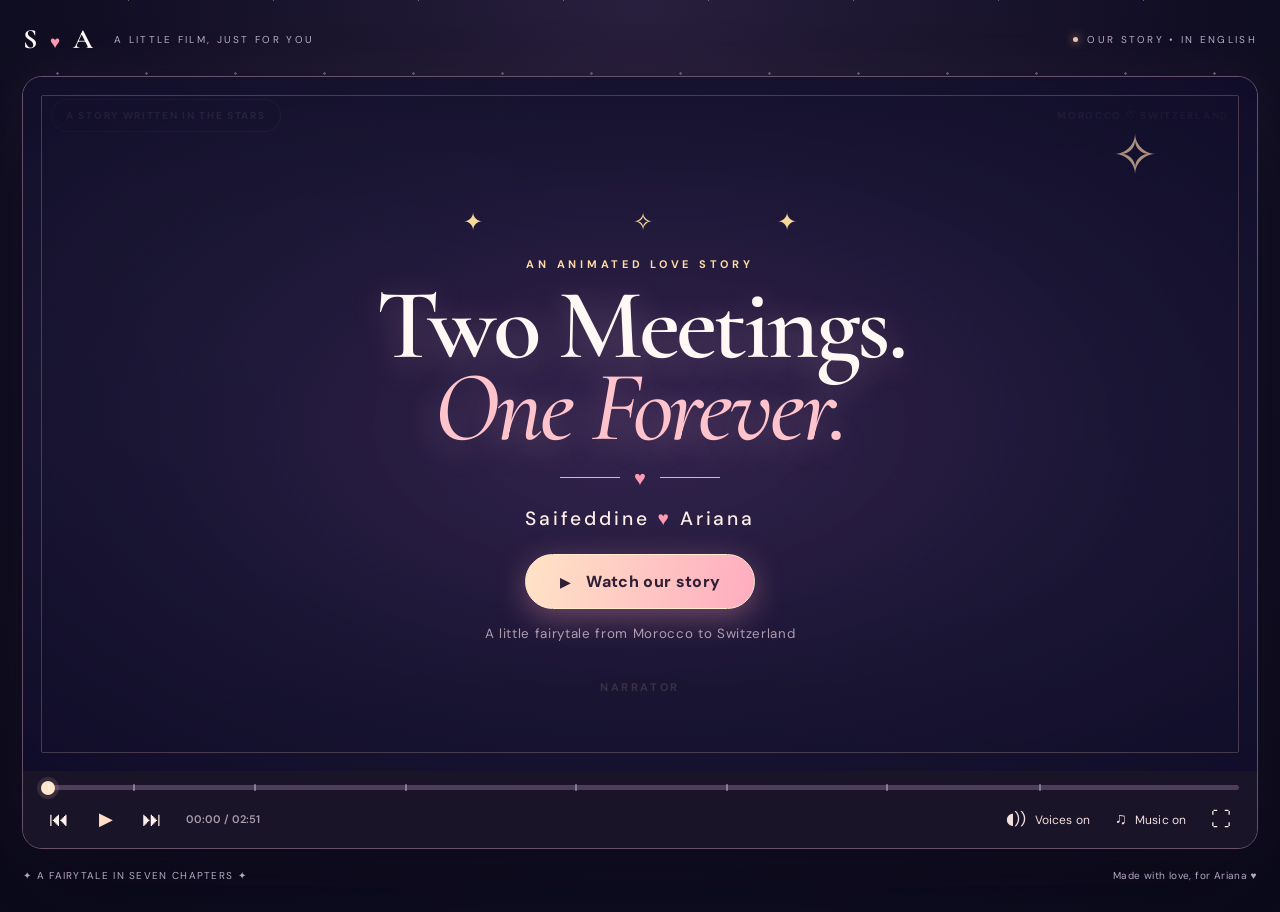
<file: index.html>
<!doctype html>
<html lang="en">
<head>
  <meta charset="utf-8">
  <meta name="viewport" content="width=device-width,initial-scale=1,viewport-fit=cover">
  <meta name="theme-color" content="#101024">
  <meta name="description" content="Two Meetings, One Forever — a cinematic 2D animated love story for Ariana, from Saifeddine.">
  <title>Two Meetings, One Forever — Our Animated Love Story</title>
  <link rel="stylesheet" href="style.css">
</head>
<body>
<div class="page-stars" aria-hidden="true"></div>
<main class="app">
  <header class="masthead">
    <div class="brand"><span class="brand-mark">S <i>♥</i> A</span><span class="brand-text">A little film, just for you</span></div>
    <div class="masthead-right"><span class="mini-dot"></span> OUR STORY • IN ENGLISH</div>
  </header>

  <section class="cinema" aria-label="Animated two-dimensional love story player">
    <div id="screen" class="screen" tabindex="0" aria-label="Film screen">
      <div class="screen-flare" aria-hidden="true"></div>
      <div class="scene-host" id="sceneHost" aria-hidden="true"></div>
      <div class="scene-shutter" id="sceneShutter" aria-hidden="true"></div>
      <div class="screen-grain" aria-hidden="true"></div>
      <div class="cinema-top">
        <span class="scene-pill" id="sceneBadge">A STORY WRITTEN IN THE STARS</span>
        <span class="scene-location" id="sceneLocation">MOROCCO ♡ SWITZERLAND</span>
      </div>
      <div class="chapter-heading" id="chapterHeading" aria-hidden="true"></div>
      <div class="speech-layer" id="speechLayer" aria-hidden="true"></div>
      <div class="subtitles" id="subtitles" aria-live="polite" aria-atomic="true">
        <div class="speaker" id="speaker">NARRATOR</div>
        <p class="spoken-text" id="spokenText"></p>
      </div>
      <div class="center-play hidden" id="centerPlay">▶</div>
      <div class="movie-overlay" id="opening">
        <div class="opening-stars" aria-hidden="true">✦ &nbsp;&nbsp;&nbsp; ✧ &nbsp;&nbsp; ✦</div>
        <div class="opening-badge">AN ANIMATED LOVE STORY</div>
        <h1>Two Meetings.<br><em>One Forever.</em></h1>
        <div class="opening-ornament"><span></span><b>♥</b><span></span></div>
        <p>Saifeddine <span>♥</span> Ariana</p>
        <button id="beginButton" class="begin-button" type="button"><span class="play-symbol">▶</span> Watch our story</button>
        <small>A little fairytale from Morocco to Switzerland</small>
      </div>
      <div class="movie-overlay ending hidden" id="ending">
        <div class="ending-stars" aria-hidden="true">✧ ✦ ✧</div>
        <span class="ending-eyebrow">THE END • AND OUR BEGINNING</span>
        <h2>To my wife,<br><em>Ariana.</em></h2>
        <p>We met only twice before our Nikah.<br>But I will choose you every day after it.</p>
        <strong>Forever yours, Saifeddine ♡</strong>
        <button id="replayEnd" class="begin-button" type="button">↻ &nbsp; Watch again</button>
      </div>
    </div>

    <div class="player" aria-label="Film playback controls">
      <div class="timeline-wrap">
        <input type="range" class="timeline" id="timeline" min="0" max="1000" value="0" aria-label="Seek through film">
        <div class="chapter-markers" id="chapterMarkers" aria-hidden="true"></div>
      </div>
      <div class="controls">
        <div class="control-group">
          <button id="prevButton" class="icon-button" title="Previous chapter" aria-label="Previous chapter" type="button">⏮</button>
          <button id="playButton" class="icon-button primary-control" title="Play or pause" aria-label="Play or pause" type="button">▶</button>
          <button id="nextButton" class="icon-button" title="Next chapter" aria-label="Next chapter" type="button">⏭</button>
          <span class="timecode" id="timecode">00:00 / 00:00</span>
        </div>
        <div class="control-group right-controls">
          <button id="voiceButton" class="text-control" type="button" title="Toggle spoken English dialogue"><span class="ctrl-icon">◖))</span> <span id="voiceText">Voices on</span></button>
          <button id="musicButton" class="text-control" type="button" title="Toggle soft original background music"><span class="ctrl-icon">♫</span> <span id="musicText">Music on</span></button>
          <button id="fullButton" class="icon-button" type="button" title="Full screen" aria-label="Full screen">⛶</button>
        </div>
      </div>
    </div>
  </section>

  <footer class="footer"><span>✦ A FAIRYTALE IN SEVEN CHAPTERS ✦</span><span>Made with love, for Ariana ♥</span></footer>
</main>
<script src="script.js"></script>
</body>
</html>
</file>
<file: style.css>
@import url('https://fonts.googleapis.com/css2?family=Cormorant+Garamond:ital,wght@0,500;0,600;0,700;1,500;1,600&family=DM+Sans:wght@400;500;600;700&display=swap');
:root{color-scheme:dark;--white:#fff8f4;--rose:#ffb9c8;--gold:#f6d99a;--ink:#111025;--violet:#26203e}*{box-sizing:border-box}html,body{margin:0;min-height:100%;background:#100e23;color:var(--white)}body{font-family:'DM Sans','Segoe UI',sans-serif;background:radial-gradient(ellipse at 50% 0,#29203f 0,#120f25 60%,#0c0b1b 100%);overflow-x:hidden}.page-stars{position:fixed;inset:0;pointer-events:none;opacity:.38;background-image:radial-gradient(#fff 1px,transparent 1.5px),radial-gradient(#ffd7d9 1px,transparent 1.3px);background-size:89px 89px,145px 145px;background-position:13px 29px,56px 72px;mask-image:linear-gradient(to bottom,#000,transparent 90%)}button,input{font:inherit}button{cursor:pointer}.app{width:min(1384px,calc(100vw - 44px));margin:auto;position:relative}.masthead{display:flex;align-items:center;justify-content:space-between;padding:22px 1px 20px}.brand{display:flex;align-items:center;gap:18px}.brand-mark{font-family:'Cormorant Garamond',Georgia,serif;font-size:28px;letter-spacing:3px;font-weight:700}.brand-mark i{color:#fe97b4;font-size:17px;font-style:normal}.brand-text,.masthead-right,.footer{font-size:10px;letter-spacing:.23em;text-transform:uppercase;color:#b5a9c4}.masthead-right{display:flex;align-items:center;gap:9px}.mini-dot{width:5px;height:5px;border-radius:50%;background:#eac4a2;box-shadow:0 0 10px #ffb2a5}.cinema{border-radius:20px;background:#1a172a;border:1px solid #67516b;overflow:hidden;box-shadow:0 36px 110px #060613b8,0 0 60px #f6a6ca15}.screen{aspect-ratio:16/9;position:relative;overflow:hidden;isolation:isolate;background:#1b1638;outline:none}.screen::before,.screen::after{content:"";position:absolute;inset:0;z-index:16;pointer-events:none}.screen::before{background:linear-gradient(#08071642,transparent 18%,transparent 70%,#110d2a8e);}.screen::after{box-shadow:inset 0 0 100px #0c071c52}.screen-flare{position:absolute;inset:0;z-index:1;pointer-events:none;background:linear-gradient(140deg,#fff3 0,transparent 30%,transparent 73%,#eda4ca1a 100%)}.screen-grain{position:absolute;inset:0;z-index:12;pointer-events:none;background-image:url("data:image/svg+xml,%3Csvg viewBox='0 0 180 180' xmlns='http://www.w3.org/2000/svg'%3E%3Cfilter id='n'%3E%3CfeTurbulence type='fractalNoise' baseFrequency='.57' numOctaves='2' stitchTiles='stitch'/%3E%3C/filter%3E%3Crect width='100%25' height='100%25' filter='url(%23n)' opacity='.3'/%3E%3C/svg%3E");opacity:.08;mix-blend-mode:soft-light}.scene-host,.scene-visual{position:absolute;inset:0}.scene-visual{overflow:hidden;z-index:0;animation:sceneEnter 1.4s ease-out both;--ground:20%}@keyframes sceneEnter{from{opacity:.1;transform:scale(1.065)}to{opacity:1;transform:scale(1)}}.scene-shutter{position:absolute;inset:0;background:#140e27;z-index:45;pointer-events:none;opacity:0;transition:opacity .34s}.scene-shutter.flashing{opacity:1}.cinema-top{position:absolute;top:22px;left:28px;right:28px;z-index:19;display:flex;justify-content:space-between;align-items:center;gap:8px;font-size:10px;letter-spacing:.17em;font-weight:700;text-shadow:0 1px 10px #171126}.scene-pill{border:1px solid #fff7;background:#180c2845;padding:9px 14px;border-radius:30px;backdrop-filter:blur(8px)}.scene-location{color:#fff9;white-space:nowrap}.chapter-heading{position:absolute;top:15%;left:7%;z-index:14;pointer-events:none;text-shadow:0 3px 21px #38223466}.chapter-heading .chapter-num{display:block;font-size:11px;letter-spacing:.3em;color:#ffedc6;font-weight:700;margin-bottom:5px}.chapter-heading h2{margin:0;font-family:'Cormorant Garamond',Georgia,serif;font-weight:600;font-size:clamp(28px,5.1vw,78px);line-height:.91;letter-spacing:-.03em}.chapter-heading h2 em{font-weight:500;color:#ffe9bb}.chapter-heading.pop{animation:headingUp 1s both}@keyframes headingUp{0%{opacity:0;transform:translateY(20px)}100%{opacity:1;transform:translateY(0)}}.subtitles{position:absolute;bottom:5%;left:50%;transform:translateX(-50%);width:min(790px,81%);z-index:30;text-align:center;min-height:91px;display:flex;align-items:center;justify-content:center;flex-direction:column;gap:7px;pointer-events:none;text-shadow:0 2px 12px #08050e}.subtitles:before{content:"";position:absolute;inset:-12px -24px;z-index:-1;background:radial-gradient(ellipse at center,#0e0c27a8 10%,transparent 72%)}.speaker{font-size:11px;letter-spacing:.23em;color:#ffd7a1;font-weight:700}.speaker.ariana{color:#ffaecb}.speaker.saif{color:#bce9d4}.spoken-text{margin:0;font-family:'Cormorant Garamond',Georgia,serif;font-size:clamp(23px,2.6vw,42px);font-weight:600;line-height:1.1;letter-spacing:.005em;max-width:850px}.spoken-text.new-line{animation:subtitlePop .5s both}@keyframes subtitlePop{from{opacity:0;filter:blur(3px);transform:translateY(15px)}to{opacity:1;filter:blur(0);transform:translateY(0)}}.speech-layer{position:absolute;inset:0;z-index:18;pointer-events:none}.bubble{position:absolute;bottom:53%;max-width:230px;padding:14px 18px;color:#383048;background:#fff8f1;border:2px solid #fff;border-radius:22px 22px 22px 5px;font-size:clamp(12px,1.15vw,18px);font-weight:700;line-height:1.3;box-shadow:0 10px 28px #21153066;animation:bubbleIn .3s both}.bubble:after{content:"";position:absolute;bottom:-10px;left:23px;border-width:11px 10px 0 0;border-style:solid;border-color:#fff8f1 transparent transparent transparent}.bubble.ariana{right:18%;left:auto;border-radius:22px 22px 5px 22px;background:#ffe8ed}.bubble.ariana:after{left:auto;right:24px;transform:scaleX(-1);border-top-color:#ffe8ed}.bubble.saif{left:18%;right:auto}.bubble.narrator{display:none}@keyframes bubbleIn{from{opacity:0;transform:scale(.65) translateY(11px)}to{opacity:1;transform:scale(1) translateY(0)}}.center-play{position:absolute;z-index:32;left:50%;top:48%;transform:translate(-50%,-50%);width:80px;height:80px;border-radius:50%;display:grid;place-items:center;background:#1b1031bb;color:white;border:1px solid #ffdac4;font-size:30px;pointer-events:none}.center-play.hidden,.hidden{display:none!important}.movie-overlay{position:absolute;z-index:40;inset:0;background:radial-gradient(ellipse at 50% 50%,#412c59a6 0%,#181431e6 62%,#100d29f5);display:flex;flex-direction:column;align-items:center;justify-content:center;text-align:center;gap:0}.movie-overlay::before{content:"";position:absolute;inset:18px;border:1px solid #f4cdbc3a;border-radius:2px;pointer-events:none}.movie-overlay:after{content:"✧";position:absolute;top:6%;right:8%;font-size:55px;color:#f9d4a7aa;animation:twinkle 4s infinite}.opening-stars,.ending-stars{font-size:24px;color:#f6d99a;letter-spacing:20px;animation:twinkle 3.4s infinite}.opening-badge,.ending-eyebrow{font-size:11px;font-weight:700;color:#ffd9a3;letter-spacing:.34em;margin:20px 0 14px}.movie-overlay h1,.movie-overlay h2{font-family:'Cormorant Garamond',Georgia,serif;font-size:clamp(45px,7.8vw,111px);font-weight:600;line-height:.82;letter-spacing:-.035em;margin:0 0 16px;text-shadow:0 7px 34px #f2acc552}.movie-overlay h1 em,.movie-overlay h2 em{color:#ffc3cb;font-weight:500}.opening-ornament{display:flex;align-items:center;gap:14px;color:#ff9bb5;font-size:20px}.opening-ornament span{height:1px;background:#e2b9a0;width:60px}.movie-overlay p{font-size:clamp(13px,1.5vw,20px);letter-spacing:.15em;font-weight:500;margin:15px 0 23px;color:#ffede7}.movie-overlay p span{color:#fe9bb3}.begin-button{border:1px solid #ffebce;background:linear-gradient(100deg,#ffe3c6,#ffacc0);color:#302037;border-radius:40px;min-width:230px;padding:16px 28px;font-weight:800;letter-spacing:.02em;box-shadow:0 8px 30px #fc9cb15c;transition:transform .2s,box-shadow .2s}.begin-button:hover{transform:translateY(-3px);box-shadow:0 12px 35px #fc9cb1a6}.begin-button:focus-visible,button:focus-visible,.timeline:focus-visible{outline:3px solid #fff0a4;outline-offset:4px}.play-symbol{font-size:13px;margin-right:12px}.movie-overlay small{margin-top:16px;color:#f8dbe9aa;letter-spacing:.05em}.ending h2{font-size:clamp(49px,7vw,92px)}.ending p{line-height:1.5;font-family:'Cormorant Garamond',serif;font-size:clamp(20px,2.7vw,34px);letter-spacing:0;margin:10px 0 15px}.ending strong{color:#ffdcbb;margin:0 0 22px;font-size:14px;letter-spacing:.03em}.player{padding:8px 18px 9px;background:#191427;position:relative;z-index:2}.timeline-wrap{height:17px;position:relative;display:flex;align-items:center}.timeline{-webkit-appearance:none;appearance:none;position:relative;z-index:3;width:100%;height:5px;margin:0;cursor:pointer;background:linear-gradient(to right,#f2b4c1 0%,#f2b4c1 var(--played,0%),#4e3e5b var(--played,0%),#4e3e5b 100%);border-radius:5px}.timeline::-webkit-slider-thumb{-webkit-appearance:none;width:14px;height:14px;background:#ffe7cc;border-radius:50%;box-shadow:0 0 0 4px #eda7bc25}.timeline::-moz-range-thumb{width:12px;height:12px;background:#ffe7cc;border:0;border-radius:50%}.chapter-markers{position:absolute;inset:0 7px;pointer-events:none}.chapter-markers span{position:absolute;top:5px;height:7px;width:2px;background:#fff5;z-index:4}.controls{display:flex;justify-content:space-between;align-items:center;gap:12px;margin:2px 0 0;min-height:41px}.control-group{display:flex;align-items:center;gap:9px}.icon-button,.text-control{color:#fff1ec;background:transparent;border:0;padding:8px;border-radius:8px;transition:background .2s}.icon-button:hover,.text-control:hover{background:#ffffff15}.icon-button{font-size:20px;line-height:1}.primary-control{font-size:18px;color:#ffddc6;width:39px}.text-control{font-size:12px;white-space:nowrap;color:#f4dfdf;letter-spacing:.01em}.ctrl-icon{font-size:16px;display:inline-block;margin-right:5px}.timecode{color:#a99bad;font-size:11px;font-weight:600;font-variant-numeric:tabular-nums;padding-left:7px}.footer{display:flex;justify-content:space-between;gap:10px;padding:20px 1px 30px;font-size:10px;letter-spacing:.13em}.footer span:last-child{text-transform:none;letter-spacing:.04em}.scenery{position:absolute;inset:0;overflow:hidden;pointer-events:none}.sky-elements{position:absolute;inset:0}.sparkles{position:absolute;inset:0;pointer-events:none;z-index:6}.sparkle{position:absolute;left:var(--x);top:var(--y);font-size:var(--s);opacity:.85;color:#fff4b9;animation:floatSpark var(--d) infinite ease-in-out;animation-delay:var(--delay)}@keyframes floatSpark{0%,100%{transform:translateY(0) scale(.7);opacity:.35}50%{transform:translateY(-15px) scale(1.2);opacity:1}}@keyframes twinkle{0%,100%{opacity:.5;transform:scale(1)}50%{opacity:1;transform:scale(1.05)}}
/* Reusable hand-drawn 2D fairytale scenery */
.scene-worlds{background:linear-gradient(90deg,#ffd8a9 0%,#f0a3b8 49.6%,#8ea7d9 50.2%,#e6cff5 100%)}.split-line{position:absolute;left:50%;top:0;bottom:0;width:3px;background:#fff6;box-shadow:0 0 27px #ffe1b1}.split-label{position:absolute;bottom:7%;width:50%;text-align:center;font-size:11px;letter-spacing:.22em;font-weight:800;color:#fff;text-shadow:0 3px 10px #49313b}.split-label.right{left:50%}.sun-disk{position:absolute;width:12%;aspect-ratio:1;border-radius:50%;background:#fff1bb;left:12%;top:18%;box-shadow:0 0 80px #fff5c1}.moon-disk{position:absolute;width:10%;aspect-ratio:1;border-radius:50%;background:#fffaf1;right:16%;top:15%;box-shadow:0 0 55px #fffaf6}.desert-hills{position:absolute;left:0;bottom:0;width:50%;height:31%;background:radial-gradient(ellipse at 25% 115%,#d48f84 47%,transparent 48%),radial-gradient(ellipse at 75% 125%,#bf8096 46%,transparent 47%),linear-gradient(#d89f90,#bd8193)}.morocco-silhouette{position:absolute;left:0;bottom:23%;width:50%;height:28%;background:linear-gradient(to top,#975c70,#bd8292);clip-path:polygon(0 100%,0 65%,5% 65%,5% 47%,7% 47%,7% 63%,17% 63%,17% 32%,18.5% 18%,20% 32%,20% 64%,26% 64%,26% 47%,33% 47%,33% 63%,39% 63%,39% 26%,41% 14%,43% 26%,43% 66%,50% 66%,50% 44%,52% 44%,52% 64%,59% 64%,59% 52%,62% 52%,62% 76%,69% 76%,69% 45%,73% 45%,73% 69%,83% 69%,83% 48%,88% 48%,88% 66%,100% 66%,100% 100%)}.swiss-mountains{position:absolute;right:0;bottom:20%;height:60%;width:50%;background:linear-gradient(#b7c6e9,#7478a9);clip-path:polygon(0 100%,0 57%,18% 10%,34% 49%,54% 0,83% 67%,100% 24%,100% 100%)}.snowcaps{position:absolute;right:0;bottom:45%;height:35%;width:50%;background:#fff3f4;clip-path:polygon(0 59%,18% 10%,34% 49%,54% 0,83% 67%,100% 24%,100% 45%,83% 90%,54% 28%,34% 81%,18% 38%,0 84%)}.swiss-meadow{position:absolute;right:0;bottom:0;width:50%;height:24%;background:linear-gradient(130deg,#7d9f8e,#4a7f81);clip-path:ellipse(91% 85% at 50% 90%)}.sky-cloud{position:absolute;width:120px;height:29px;border-radius:60px;background:#fffcf1a0;left:var(--x);top:var(--y);filter:blur(1px);animation:drift 13s ease-in-out infinite alternate;animation-delay:var(--delay,0s)}.sky-cloud:before,.sky-cloud:after{content:"";position:absolute;background:inherit;border-radius:50%}.sky-cloud:before{height:46px;width:58px;left:21px;bottom:2px}.sky-cloud:after{height:38px;width:48px;left:61px;bottom:2px}@keyframes drift{to{transform:translateX(34px)}}
.scene-messages{background:linear-gradient(90deg,#5d3b7c,#97618e 49.8%,#383866 50%,#516d93)}.room-floor{position:absolute;bottom:0;width:100%;height:25%;background:linear-gradient(#71516d,#453050);clip-path:polygon(0 17%,49.8% 17%,49.8% 22%,50% 22%,50% 12%,100% 12%,100% 100%,0 100%)}.room-window{position:absolute;top:11%;height:46%;width:18%;border:11px solid #dfbdc3;border-radius:95px 95px 6px 6px;background:linear-gradient(#69427a,#e38fa7);box-shadow:0 15px 35px #160b3044;overflow:hidden}.room-window.left{left:9%}.room-window.right{right:9%;border-color:#c8cae6;background:linear-gradient(#35335e,#8777aa)}.window-moon{position:absolute;top:19%;left:21%;width:32%;aspect-ratio:1;background:#fff4ca;box-shadow:0 0 24px #fff3be;border-radius:50%}.window-hill{position:absolute;bottom:-30%;left:-15%;width:130%;height:56%;border-radius:50% 50% 0 0;background:#ab6d92}.room-window.right .window-hill{background:#89a6bd}.window-star{position:absolute;top:25%;right:20%;color:#fff6b6}.lamplight{position:absolute;left:49%;top:4%;width:3px;height:34%;background:#fad9cb6b}.lamplight:after{content:"♡";position:absolute;font-size:26px;left:-12px;bottom:-20px;color:#ffdee4}.floating-text{position:absolute;z-index:8;top:var(--y);left:var(--x);padding:10px 18px;border-radius:40px;background:#fff9f2;color:#6b4671;font-size:clamp(12px,1.5vw,23px);font-weight:800;box-shadow:0 10px 30px #25204355;animation:floatMessage var(--duration) infinite ease-in-out;animation-delay:var(--delay)}@keyframes floatMessage{0%{opacity:0;transform:translateY(20px) scale(.6)}20%,75%{opacity:1;transform:translateY(-10px) scale(1)}100%{opacity:0;transform:translateY(-40px) scale(.8)}}
.scene-first{background:linear-gradient(#7d91d3 0%,#e6b0cc 44%,#ffdaab 78%,#ba8a9a 100%)}.scene-second{background:linear-gradient(#1b315c 0%,#6f5d94 58%,#bc7c98 100%)}.scene-nikah{background:radial-gradient(ellipse at 50% 22%,#fde3bc 0%,#e7b8aa 27%,#9a6f8b 73%,#6f5775 100%)}.scene-wife{background:linear-gradient(90deg,#e8acb2 0%,#9b73a4 49.6%,#516f9c 50%,#9398b9 100%)}.scene-forever{background:linear-gradient(#202c57 0%,#754f86 58%,#c4839e 100%)}.scene-prologue{background:radial-gradient(ellipse at 50% 35%,#b369b5 0,#4f3d80 38%,#1b224e 82%)}.horizon-glow{position:absolute;width:70%;height:67%;left:15%;top:18%;border-radius:50%;background:#ffe3bb8c;filter:blur(70px)}.hill-back,.hill-front{position:absolute;bottom:-19%;left:-12%;width:125%;height:42%;background:#638b83;border-radius:50% 50% 0 0;transform:rotate(-3deg)}.hill-front{background:#345b67;bottom:-30%;height:48%;left:-13%;transform:rotate(5deg)}.scene-first .hill-back{background:#8c9f8e}.scene-first .hill-front{background:#537f76}.scene-second .hill-back{background:#5d678a}.scene-second .hill-front{background:#304c70}.scene-forever .hill-back{background:#5b6d89}.scene-forever .hill-front{background:#34485f}.tree{position:absolute;bottom:13%;left:var(--x);width:16px;height:27%;background:#5c4854;border-radius:8px;transform:scale(var(--scale,1));transform-origin:bottom}.tree:before{content:"";position:absolute;width:140px;height:128px;left:-65px;top:-75px;background:radial-gradient(ellipse at 40% 35%,#f8b9c5,#bd789c 85%);border-radius:50% 48% 53% 44%;box-shadow:23px 17px 0 -14px #df9cb1,-14px 22px 0 -10px #d790ab}.scene-second .tree:before{background:radial-gradient(ellipse at 40% 35%,#a5a6b9,#687b9e)}.flower{position:absolute;left:var(--x);bottom:var(--y);font-size:var(--s);animation:flowerSway 2.4s infinite alternate ease-in-out;animation-delay:var(--delay);filter:drop-shadow(0 5px 3px #42335744)}@keyframes flowerSway{to{transform:rotate(15deg) translateY(-4px)}}.lantern{position:absolute;top:0;left:var(--x);width:3px;height:var(--h);background:#ffe2ad8c;transform-origin:top;animation:lanternSway 4s ease-in-out infinite alternate}.lantern:after{content:"✧";position:absolute;left:-17px;bottom:-33px;width:37px;height:43px;background:#ffc97899;color:#fff8c1;border:2px solid #ffecb3;border-radius:12px 12px 19px 19px;font-size:26px;text-align:center;box-shadow:0 0 35px #ffd4a2b7}.lantern:before{content:"";position:absolute;bottom:-28px;left:-6px;width:17px;height:7px;border-radius:50%;background:#ffe1a1;z-index:1}@keyframes lanternSway{to{transform:rotate(4deg)}}.arch{position:absolute;bottom:14%;left:50%;transform:translateX(-50%);width:50%;height:86%;border:clamp(8px,2vw,28px) solid #ffe7c9;border-bottom:0;border-radius:50% 50% 0 0;box-shadow:0 0 0 3px #b37882,0 0 60px #ffe6b199,inset 0 0 44px #ffe2ba6b}.arch:before{content:"✦";position:absolute;top:3%;left:50%;transform:translateX(-50%);color:#c3907c;font-size:42px}.carpet{position:absolute;bottom:-7%;left:50%;transform:translateX(-50%);width:75%;height:35%;border-radius:50% 50% 0 0;background:radial-gradient(ellipse at 50% 40%,#efd3a9,#bd8f9a)}.sunset-arc{position:absolute;top:20%;left:50%;transform:translateX(-50%);width:30%;aspect-ratio:1;border-radius:50%;background:#ffdbae;box-shadow:0 0 95px #ffd9ab}.star{position:absolute;top:var(--y);left:var(--x);width:var(--s);height:var(--s);background:#fff2ce;border-radius:50%;box-shadow:0 0 12px #ffebbc;animation:twinkle var(--d) infinite alternate;animation-delay:var(--delay)}.connection{position:absolute;left:23%;top:36%;width:55%;height:2px;background:linear-gradient(90deg,transparent,#ffeab5,transparent);transform:rotate(-8deg);box-shadow:0 0 35px #fff8b4;opacity:.5}.connection:after{content:"♥";position:absolute;left:50%;top:-30px;font-size:45px;color:#ffbdc8;text-shadow:0 0 35px #fff9bd;animation:pulseHeart 2s infinite alternate}@keyframes pulseHeart{to{transform:scale(1.27);opacity:.7}}.tiny-home{position:absolute;left:50%;transform:translateX(-50%);bottom:18%;width:23%;height:26%;background:#e4b3ae;border:5px solid #fff1d8;border-radius:9px;box-shadow:0 0 70px #ffa3ab66}.tiny-home:before{content:"";position:absolute;left:-17%;top:-42%;width:134%;height:49%;background:#b67a8c;clip-path:polygon(50% 0,100% 100%,0 100%)}.tiny-home:after{content:"♡";position:absolute;left:40%;top:16%;color:#fff0cd;font-size:31px}.scene-prologue .moon-disk{left:46%;right:auto;top:11%;width:8%}.scene-prologue .hill-back{background:#4c467b}.scene-prologue .hill-front{background:#292e5e}
/* 2D character animation, keeping original character features: brown hair/pink dress, black hair/green shirt */
.actor{position:absolute;z-index:10;bottom:11%;width:clamp(125px,16.7%,244px);height:61%;display:flex;align-items:flex-end;justify-content:center;transform-origin:50% 95%;filter:drop-shadow(0 20px 18px #2b173d48);transition:left 1.3s ease,right 1.3s ease,bottom 1.3s ease,transform 1.3s ease,opacity .7s ease}.actor svg{width:auto;height:100%;overflow:visible;max-width:100%;object-fit:contain}.actor.saif{left:23%}.actor.ariana{right:23%}.actor.small{height:48%;bottom:12%}.actor.far-left{left:10%}.actor.far-right{right:10%}.actor.left-mid{left:30%}.actor.right-mid{right:30%}.actor.center-left{left:34%}.actor.center-right{right:34%}.actor.very-close-left{left:39%}.actor.very-close-right{right:39%}.actor.at-left{left:5%}.actor.at-right{right:5%}.actor.enter-left{animation:enterFromLeft 1.7s ease-out both}.actor.enter-right{animation:enterFromRight 1.7s ease-out both}.actor.bob svg{animation:charBob 3s infinite ease-in-out}.actor.ariana.bob svg{animation-delay:.6s}.actor.gentle svg{animation:charBob 3.2s infinite alternate ease-in-out}@keyframes charBob{0%,100%{transform:translateY(0) rotate(0deg)}50%{transform:translateY(-7px) rotate(1deg)}}@keyframes enterFromLeft{from{transform:translateX(-140%) scale(.87);opacity:0}to{transform:translateX(0) scale(1);opacity:1}}@keyframes enterFromRight{from{transform:translateX(140%) scale(.87);opacity:0}to{transform:translateX(0) scale(1);opacity:1}}.actor .blink{transform-origin:center;animation:blinkEyes 5.8s infinite}.actor.ariana .blink{animation-delay:1.3s}@keyframes blinkEyes{0%,93%,95%,100%{transform:scaleY(1)}94%{transform:scaleY(.06)}}.actor .mouth-open{opacity:0}.actor.speaking .mouth-open{opacity:1;animation:talkMouth .3s infinite alternate}.actor.speaking .mouth-smile{opacity:0}@keyframes talkMouth{from{transform:scaleY(.4)}to{transform:scaleY(1.2)}}.actor.speaking .head-group{animation:headTalk 1s infinite alternate;transform-origin:center}@keyframes headTalk{to{transform:rotate(2deg) translateY(-2px)}}.actor .hand-wave{transform-origin:36% 22%;animation:waveArm 3.2s infinite ease-in-out}@keyframes waveArm{0%,100%{transform:rotate(0deg)}50%{transform:rotate(-12deg)}}.actor.ariana .hair-swing{animation:hairMove 3s infinite ease-in-out;transform-origin:center top}@keyframes hairMove{0%,100%{transform:rotate(0deg)}50%{transform:rotate(2deg)}}.actor.tilt{transform:rotate(-5deg)}.actor.ariana.tilt{transform:rotate(5deg)}.heart-emerge{position:absolute;left:50%;top:36%;z-index:10;font-size:clamp(28px,3.9vw,55px);color:#ffcfdd;text-shadow:0 0 20px #ffdae2;animation:heartRise 3s ease-in-out infinite}@keyframes heartRise{0%{opacity:0;transform:translate(-50%,23px) scale(.5)}35%{opacity:1}100%{opacity:0;transform:translate(-50%,-110px) scale(1.5)}}.heart-emerge:nth-of-type(2){left:55%;animation-delay:1.6s}.bokeh{position:absolute;inset:0;z-index:4;background:radial-gradient(circle at 18% 35%,#fff8 0 2px,transparent 4px),radial-gradient(circle at 78% 30%,#ffe4bd 0 3px,transparent 6px),radial-gradient(circle at 58% 76%,#ffafd6aa 0 2px,transparent 5px);opacity:.6}.mobile-hint{display:none}
@media (max-width:820px){.app{width:min(100%,700px)}.masthead{padding:12px 18px}.brand{gap:8px}.brand-text{font-size:9px;letter-spacing:.08em}.masthead-right{display:none}.cinema{border-radius:0;border-left:0;border-right:0}.screen{aspect-ratio:auto;height:min(72dvh,650px);min-height:460px}.cinema-top{top:15px;left:15px;right:15px;font-size:8px}.scene-pill{padding:7px 10px}.scene-location{font-size:8px}.chapter-heading{top:17%;left:5%}.chapter-heading h2{font-size:clamp(37px,8vw,63px)}.chapter-heading .chapter-num{font-size:9px}.actor{height:46%;bottom:22%;width:34%}.actor.saif,.actor.far-left{left:8%}.actor.ariana,.actor.far-right{right:8%}.actor.left-mid,.actor.center-left,.actor.very-close-left{left:21%}.actor.right-mid,.actor.center-right,.actor.very-close-right{right:21%}.actor.small{height:41%;bottom:22%}.bubble{max-width:45%;bottom:49%;padding:10px 12px;font-size:13px}.bubble.saif{left:7%}.bubble.ariana{right:7%}.subtitles{width:95%;bottom:7%;min-height:125px;gap:7px}.subtitles:before{inset:-16px -5px;background:radial-gradient(ellipse at center,#100b29c8 10%,transparent 82%)}.spoken-text{font-size:clamp(24px,5.8vw,33px);max-width:95%}.scene-first .tree{opacity:.85}.tree:before{width:110px;height:95px;top:-65px}.opening-badge,.ending-eyebrow{font-size:8px}.opening-stars,.ending-stars{font-size:15px}.movie-overlay h1{font-size:clamp(47px,10vw,76px)}.movie-overlay h2{font-size:clamp(54px,11vw,76px)}.movie-overlay p{font-size:14px}.movie-overlay::before{inset:10px}.player{padding:8px 8px 10px}.controls{gap:2px}.control-group{gap:1px}.icon-button{padding:8px 6px;font-size:18px}.text-control{font-size:11px;padding:7px 5px}.ctrl-icon{display:none}.timecode{padding-left:4px;font-size:9px}.footer{padding:16px 14px 20px;font-size:8px}.footer span:first-child{display:none}.screen:after{box-shadow:inset 0 0 50px #0c071c44}}
@media(max-width:390px){.screen{height:min(70dvh,550px);min-height:390px}.brand-text{display:none}.cinema-top .scene-location{display:none}.subtitles{bottom:5%;min-height:118px}.spoken-text{font-size:24px}.controls .right-controls{gap:0}.text-control{font-size:10px;padding:6px 4px}.timecode{font-size:8px}.actor{height:43%}}
@media(prefers-reduced-motion:reduce){.sparkle,.flower,.sky-cloud,.actor svg,.actor .blink,.actor .hair-swing,.actor .hand-wave{animation:none!important}.scene-visual{animation-duration:.1s}}
</file>
